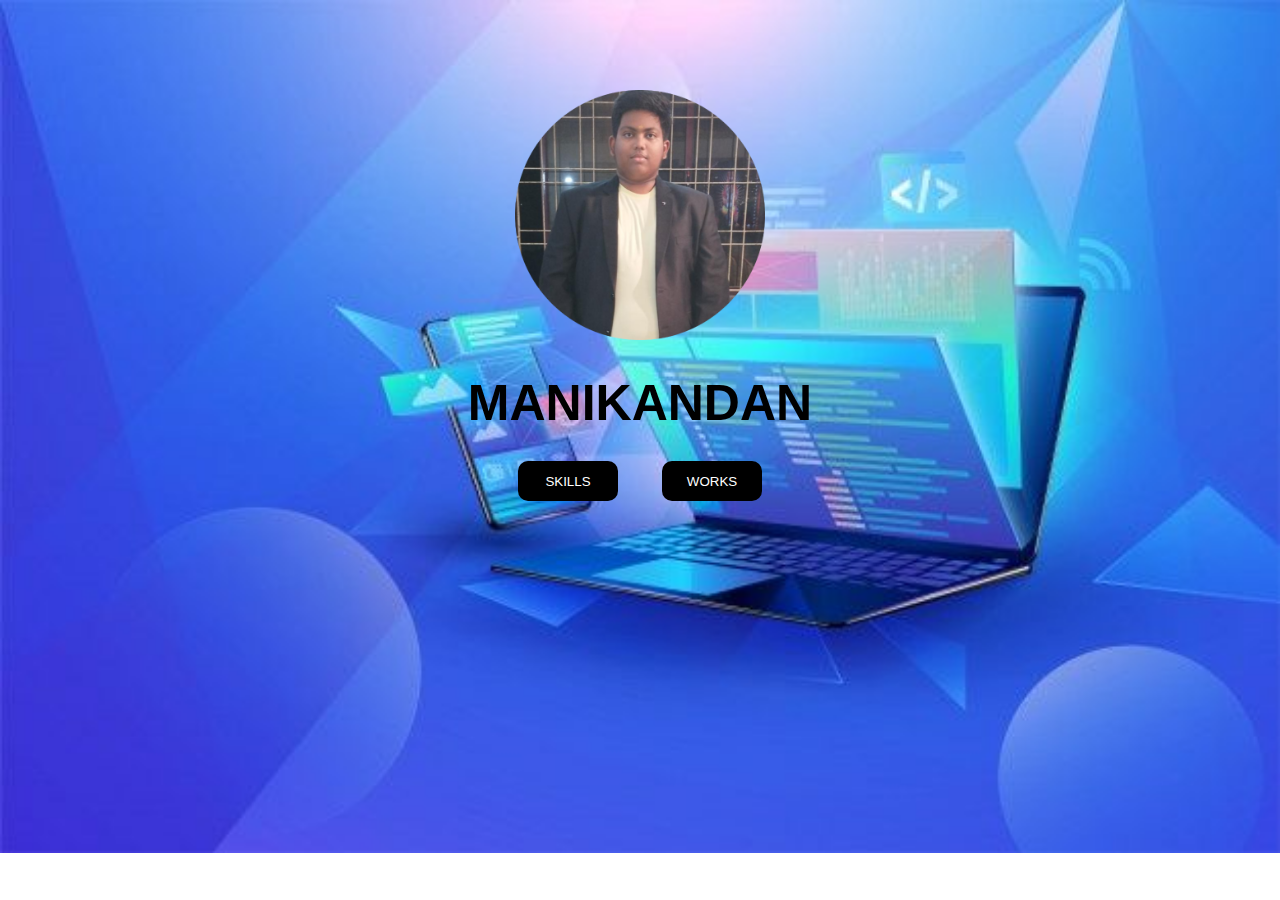
<file: index.html>
<!DOCTYPE html>
<html lang="en">
<head>
    <meta charset="UTF-8">
    <meta http-equiv="X-UA-Compatible" content="IE=edge">
    <meta name="viewport" content="width=device-width, initial-scale=1.0">
    <title>protfolio</title>
    <link rel="stylesheet" href="styles.css">
    
</head>
<body>
    <div class="container-fluid">
        <div class="row">
            <div class="col">
                 <img src="images/fotor_2023-2-3_18_55_29.png" alt="Manikandan" class="pic">
            </div>
        </div>
        <div class="row">
            <div class="col">
                 <h1 class="txt">MANIKANDAN</h1>
            </div>
        </div>
        <div class="row">
            <div class="col">
                 <a href="first.html" target="_blank"><button>SKILLS</button></a>
                <a href="second.html" target="_blank"><button>WORKS</button></a>
            </div>
        </div>
    </div>
</body>
</html>
</file>
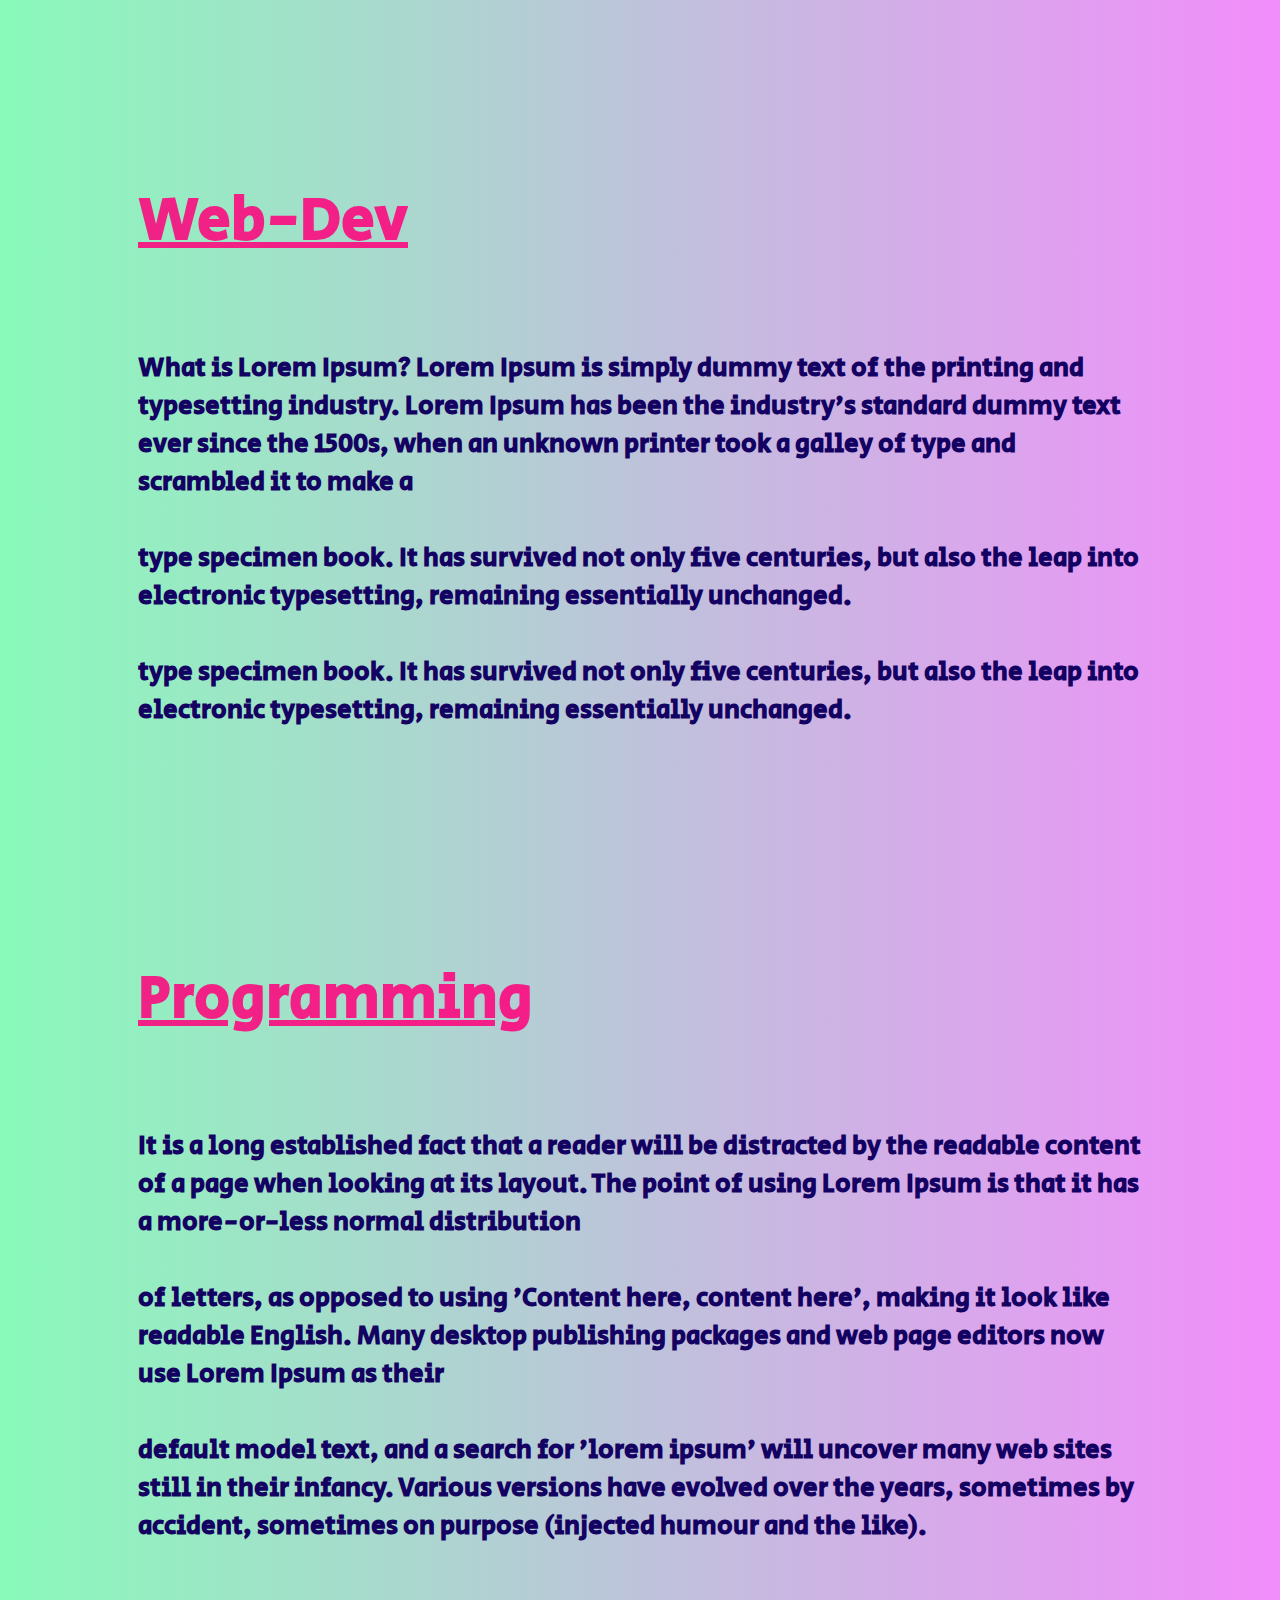
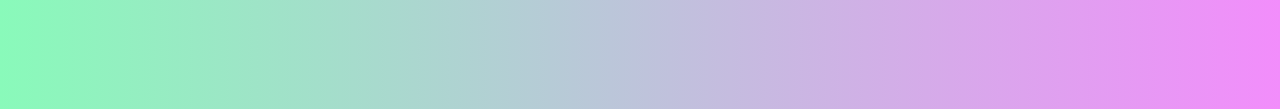
<file: first.html>
<!DOCTYPE html>
<html lang="en">
<head>
    <meta charset="UTF-8">
    <meta http-equiv="X-UA-Compatible" content="IE=edge">
    <meta name="viewport" content="width=device-width, initial-scale=1.0">
    <title>skills</title>
    <link rel="stylesheet" href="styles1.css">

     <!-- GOOGLE LINK -->
     <link rel="preconnect" href="https://fonts.googleapis.com">
     <link rel="preconnect" href="https://fonts.gstatic.com" crossorigin>
     <link href="https://fonts.googleapis.com/css2?family=Secular+One&display=swap" rel="stylesheet"> 

</head>
<body>
    <section id="title">
          <div class="container-fluid">
              <div class="row">
                    <div class="col">
                         <h1><strong><u>Web-Dev</u></strong></h1>
                         <br>
                         <h3>What is Lorem Ipsum?
                            Lorem Ipsum is simply dummy text of the printing and typesetting industry. Lorem Ipsum has been the industry's standard dummy text ever since the 1500s, when an unknown printer took a galley of type and scrambled it to make a
                        <br><br>type specimen book. It has survived not only five centuries, but also the leap into electronic typesetting, remaining essentially unchanged.
                        <br><br>type specimen book. It has survived not only five centuries, but also the leap into electronic typesetting, remaining essentially unchanged.</h3>
                    </div>
                    <div class="col">
                         <h1><strong><u>Programming</u></strong></h1><br>
                         <h3>It is a long established fact that a reader will be distracted by the readable content of a page when looking at its layout. The point of using Lorem Ipsum is that it has a more-or-less normal distribution
                            <br><br>of letters, as opposed to using 'Content here, content here', making it look like readable English. Many desktop publishing packages and web page editors now use Lorem Ipsum as their
                            <br><br>default model text, and a search for 'lorem ipsum' will uncover many web sites still in their infancy. Various versions have evolved over the years, sometimes by accident, sometimes on purpose (injected humour and the like).
                         </h3>
                    </div>
               </div>
          </div>
    </section>
    <!-- CONTENT -->
    <section id="content">

    </section>

   <!-- FOOTER -->
    <section>

    </section>
</body>
</html>
</file>
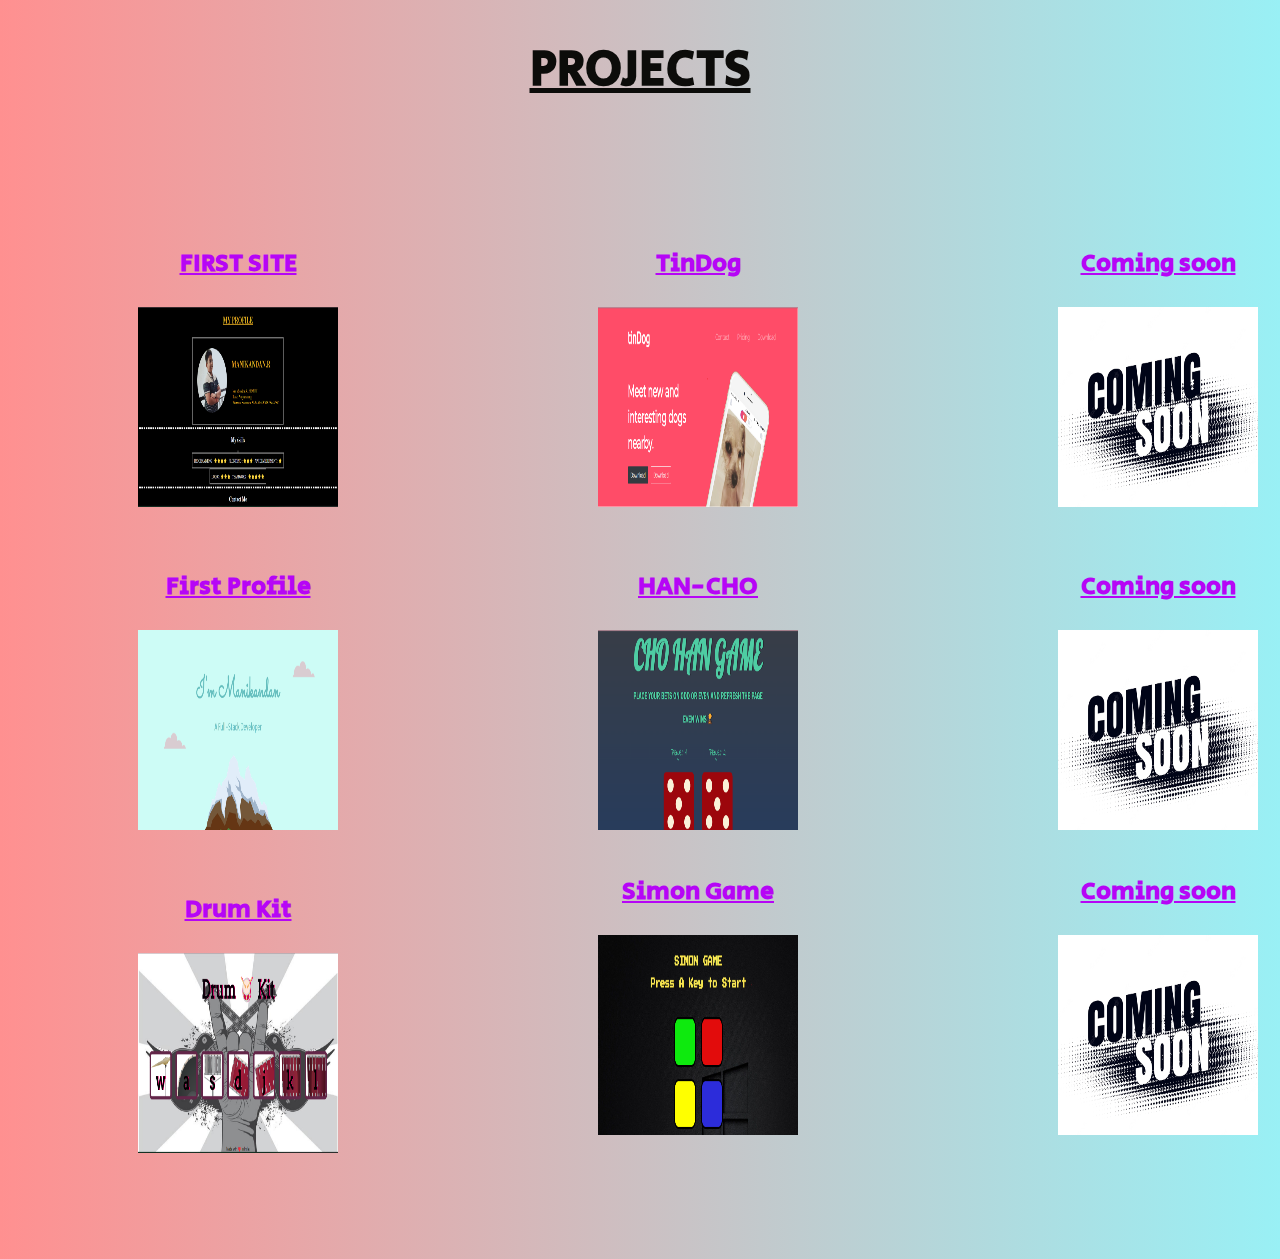
<file: second.html>
<!DOCTYPE html>
<html lang="en">
<head>
    <meta charset="UTF-8">
    <meta http-equiv="X-UA-Compatible" content="IE=edge">
    <meta name="viewport" content="width=device-width, initial-scale=1.0">
    <title>WORKS DONE</title>
    <link rel="stylesheet" href="styles2.css">
    
     <!-- GOOGLE LINK -->
     <link rel="preconnect" href="https://fonts.googleapis.com">
     <link rel="preconnect" href="https://fonts.gstatic.com" crossorigin>
     <link href="https://fonts.googleapis.com/css2?family=Secular+One&display=swap" rel="stylesheet"> 


</head>
<body>
    
    <section id="title">

        <h1><strong><u>PROJECTS</u></strong></h1>
        <div class="container-fluid">
            
            <div class="row">
                  <div class="col">
                       <h3 class="word"><a href="https://manikandan-rangarajan.github.io/cv/" target="_blank">FIRST SITE</a></h3>
                       <img src="images/pik 1.png" alt="" class="img">
                       <br><br>
                       <h3 class="word"><a href="https://manikandan-rangarajan.github.io/web-building/" target="_blank">First Profile</a></h3>
                       <img src="images/pik 2.png" alt="" class="img">
                       <br><br>
                       <h3 class="word"><a href="https://manikandan-rangarajan.github.io/DRUM-KIT/" target="_blank">Drum Kit</a></h3>
                       <img src="images/pik 5.png" alt="" class="img">
                       <br>
                    </div>
                    <div class="col">
                        <h3 class="word"><a href="https://manikandan-rangarajan.github.io/tinDog-webpae/" target="_blank">TinDog</a></h3>
                        <img src="images/pik 3.png" alt="" class="img">
                        <br><br>
                        <h3 class="word"><a href="https://manikandan-rangarajan.github.io/HAN-CHO-GAME/" target="_blank">HAN-CHO</a></h3>
                        <img src="images/pik 4.png" alt="" class="img">
                        <br>
                        <h3 class="word"><a href="https://manikandan-rangarajan.github.io/SIMON-GAME/" target="_blank">Simon Game</a></h3>
                        <img src="images/pik 6.png" alt="" class="img">
                        <br>
                    </div>

                    <div class="col">
                        <h3 class="word"><a href="https://youtu.be/xvFZjo5PgG0" target="_blank">Coming soon</a></h3>
                        <img src="images/coming sson.webp" alt="" class="img">
                        <br><br>
                        <h3 class="word"><a href="https://youtu.be/xvFZjo5PgG0" target="_blank">Coming soon</a></h3>
                        <img src="images/coming sson.webp" alt="" class="img">
                        <br>
                        <h3 class="word"><a href="https://youtu.be/xvFZjo5PgG0" target="_blank">Coming soon</a></h3>
                        <img src="images/coming sson.webp" alt="" class="img">
                        <br>
                    </div>
                  
             </div>
        </div>
    </section>

</body>
</html>
</file>
<file: styles.css>
body{
    background-image: url(images/Premium\ Vector\ _\ Mobile\ app\ development\ background.jpeg);
    background-repeat: no-repeat;
    background-size: 100%;
}

h1{
   
   position: relative;
   padding: 20px;
   line-height: 10px;
   text-shadow: 3px;
   font-family: 'Franklin Gothic Medium', 'Arial Narrow', Arial, sans-serif;
}

button{
    background-color: #000;
    padding: 10px;
    margin: 0 20px;
    width: 100px;
    height: 40px;
    color: white;
    border: 0;
    border-radius: 10px;
}

button:hover{
    background-color: #fff;
    color: black;
    transition: 0.5s;
    cursor: pointer;
    font-weight: bolder;
}

.container-fluid{
    display: flex;
    flex-direction: column;
    flex-wrap: wrap;
    justify-content:center;
    align-items: center;
    padding: 50px;
    margin: 40px;
}

.pic{
    width: 250px;
    height: 250px;
    flex: 200px;
    transition: 0.5s;
}

.pic:hover{
    opacity: 70%;
    cursor:grab;
}

.txt{
    font-size: 50px;
    transition: 1s;
}

.txt:hover{

    -webkit-text-stroke: 2px #000;
    color:transparent;

}
</file>
<file: styles1.css>
body{
    background-image:linear-gradient(90deg,#89faba,#f28dfb);
    background-repeat: repeat-y;
    background-size: cover;
    display : flex;
    
}

.col h1{
    color:  rgba(255, 0, 123, 0.858);
    font-family: 'Secular One', sans-serif;
    font-size: 60px;
}
 
.col h3{
    color: #140263;
    font-family: 'Secular One', sans-serif;
    font-size: 26px;  
}

.col{
    padding: 30px;
    margin: 100px;
}
</file>
<file: styles2.css>
body{
    background-image:linear-gradient(90deg,#ff9090,#99f0f5);
    background-repeat: repeat;
    background-size: cover;

}

h1{
    color:  rgb(12, 12, 10);
    font-family: 'Secular One', sans-serif;
    font-size: 50px;
    text-align: center;
}

h1:hover{
     -webkit-text-stroke: 2px black;
     background: transparent;
     color: transparent;
     transition: 1.75s;
     rotate: 360deg;
     font-family: cursive;
     font-size: 80px;
}

.row{
    display: flex;
}

.col{
    padding: 30px;
    margin: 50px 100px;
}

.col h3{
    color: rgb(182, 5, 246);
    font-family: 'Secular One', sans-serif;
    font-size: 25px;
    text-align: center;
    -webkit-text-stroke: #000;
}

.col h1{
    color:  rgb(220, 250, 53);
    font-family: 'Secular One', sans-serif;
    font-size: 50px;
    -webkit-text-stroke: #000;
}

.col a{
    color: rgb(182, 5, 246);
    -webkit-text-stroke: 2px,#000;
}

.img{
    width: 200px;
    height: 200px;
    justify-content: space-evenly;
    align-items: center;
    display: flex;
}
.img:hover{
    opacity: 70%;
    cursor: zoom-in;
    rotate: 360deg;
    transition: 1s;
}

.word:hover{
    background-color: transparent;
}
</file>
